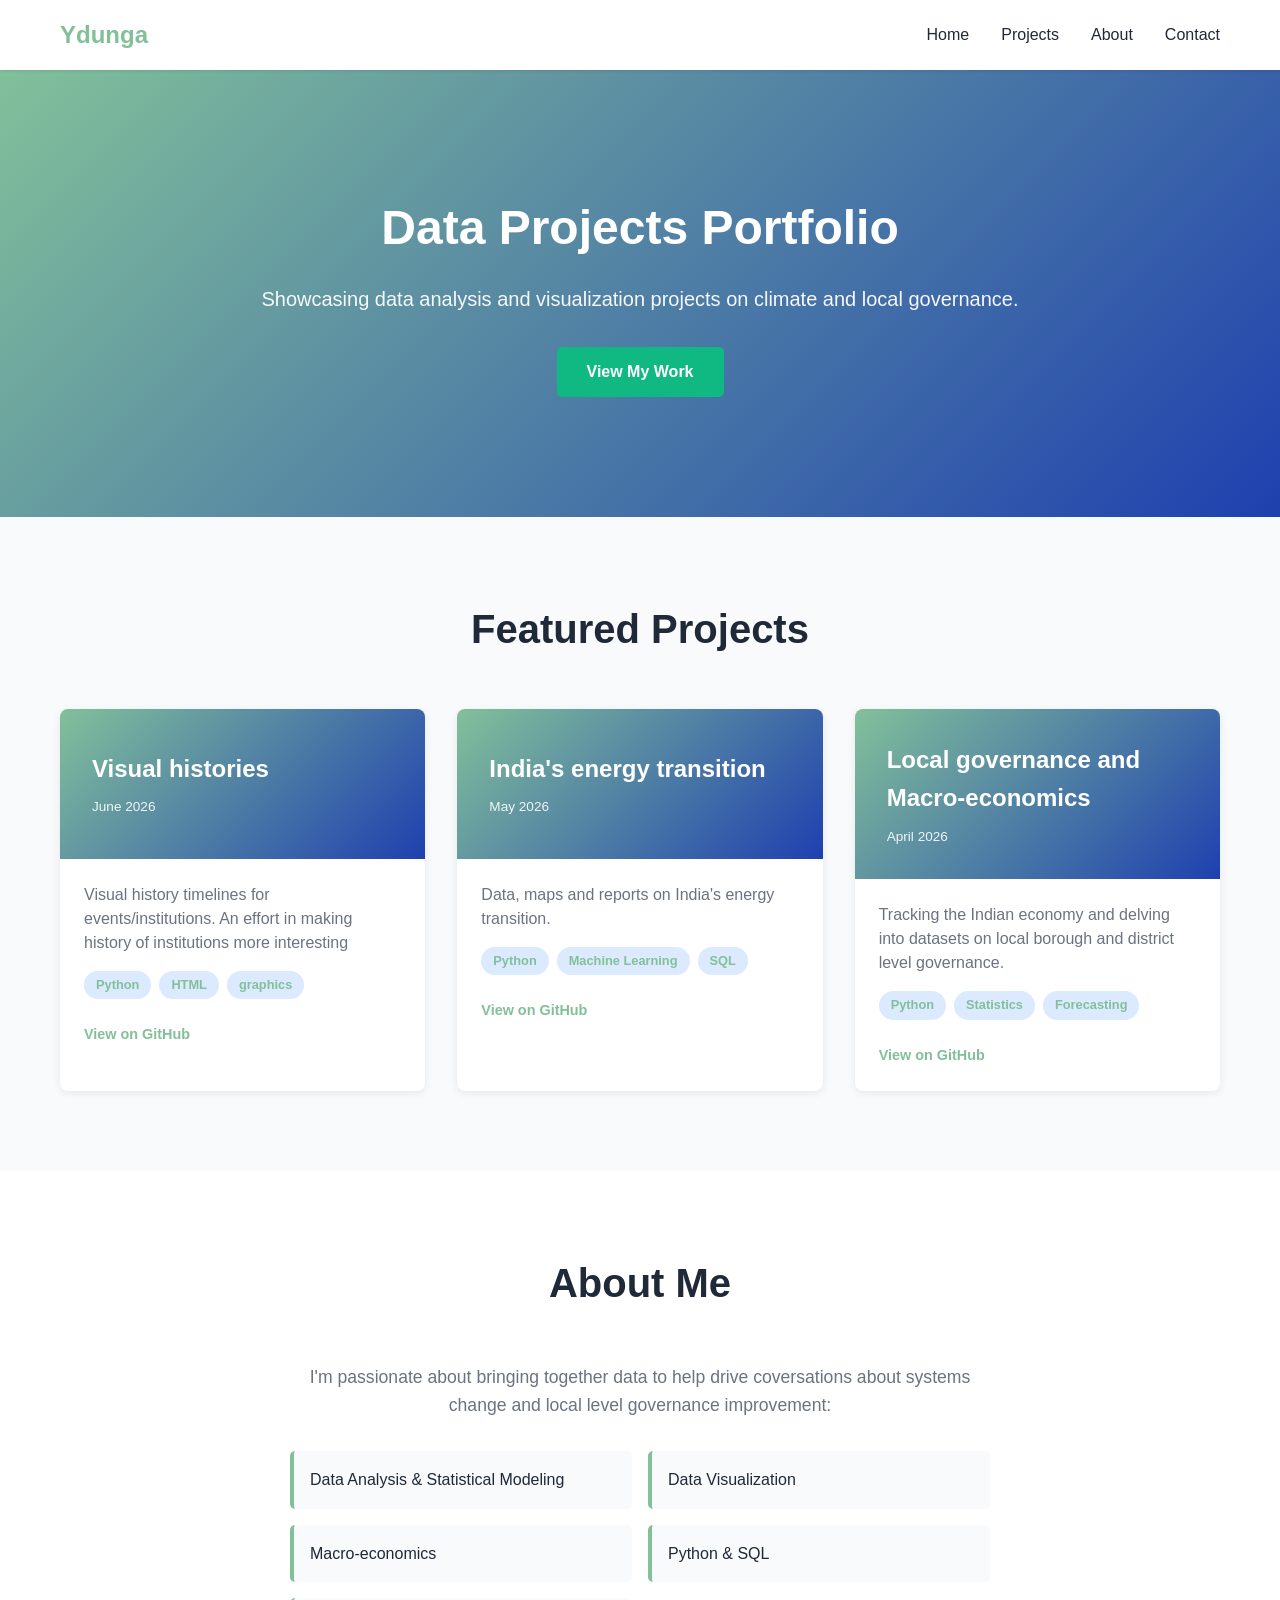
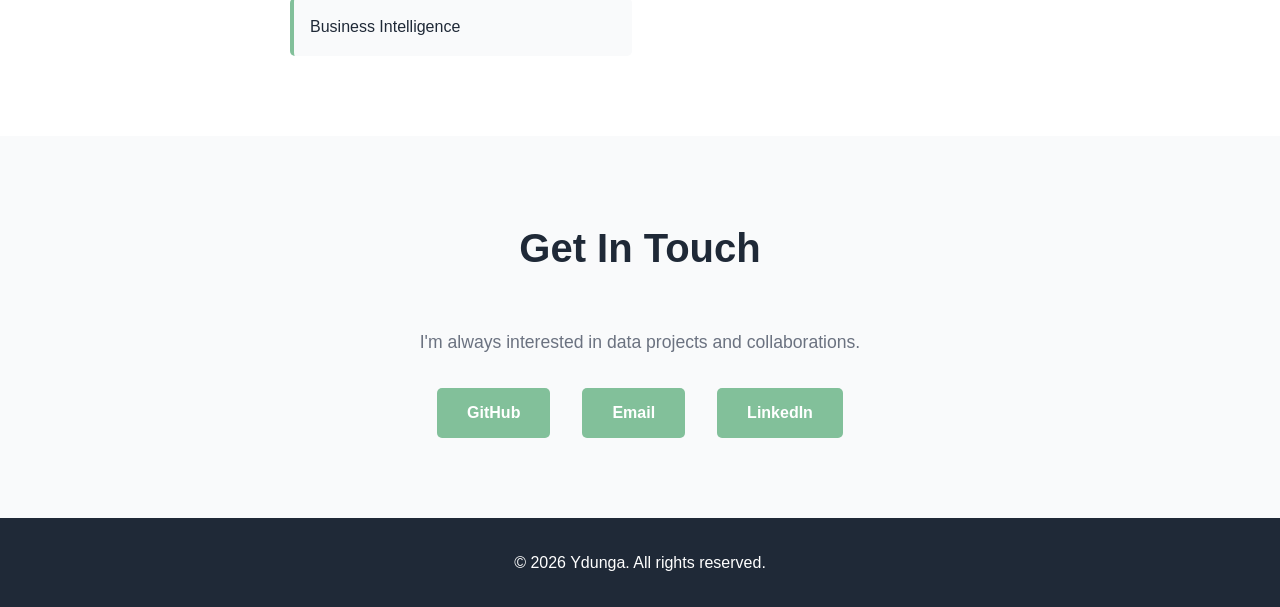
<file: index.html>
<!DOCTYPE html>
<html lang="en">
<head>
    <meta charset="UTF-8">
    <meta name="viewport" content="width=device-width, initial-scale=1.0">
    <title>Data Projects Portfolio | Ydunga</title>
    <link rel="stylesheet" href="styles.css">
</head>
<body>
    <nav class="navbar">
        <div class="container">
            <div class="logo">Ydunga</div>
            <ul class="nav-links">
                <li><a href="#home">Home</a></li>
                <li><a href="#projects">Projects</a></li>
                <li><a href="#about">About</a></li>
                <li><a href="#contact">Contact</a></li>
            </ul>
        </div>
    </nav>

    <section id="home" class="hero">
        <div class="container">
            <div class="hero-content">
                <h1>Data Projects Portfolio</h1>
                <p>Showcasing data analysis and visualization projects on climate and local governance. </p>
                <a href="#projects" class="cta-button">View My Work</a>
            </div>
        </div>
    </section>

    <section id="projects" class="projects">
        <div class="container">
            <h2>Featured Projects</h2>
            <div class="projects-grid" id="projects-grid">
                <!-- Projects will be loaded here by JavaScript -->
                <div class="loading">Loading projects...</div>
            </div>
        </div>
    </section>

    <section id="about" class="about">
        <div class="container">
            <h2>About Me</h2>
            <div class="about-content">
                <p>I'm passionate about bringing together data to help drive coversations about systems change and local level governance improvement:</p>
                <ul class="skills-list">
                    <li>Data Analysis & Statistical Modeling</li>
                    <li>Data Visualization</li>
                    <li>Macro-economics</li>
                    <li>Python & SQL</li>
                    <li>Business Intelligence</li>
                </ul>
            </div>
        </div>
    </section>

    <section id="contact" class="contact">
        <div class="container">
            <h2>Get In Touch</h2>
            <div class="contact-content">
                <p>I'm always interested in data projects and collaborations.</p>
                <div class="contact-links">
                    <a href="https://github.com/ydunga" target="_blank" class="contact-link">GitHub</a>
                    <a href="mailto:your-email@example.com" class="contact-link">Email</a>
                    <a href="https://linkedin.com/in/ydunga" target="_blank" class="contact-link">LinkedIn</a>
                </div>
            </div>
        </div>
    </section>

    <footer>
        <div class="container">
            <p>&copy; 2026 Ydunga. All rights reserved.</p>
        </div>
    </footer>

    <script src="script.js"></script>
</body>
</html>
</file>
<file: styles.css>
* {
    margin: 0;
    padding: 0;
    box-sizing: border-box;
}

:root {
    --primary-color: #82C09A;
    --secondary-color: #1e40af;
    --text-color: #1f2937;
    --light-text: #6b7280;
    --bg-color: #f9fafb;
    --card-bg: #ffffff;
    --border-color: #e5e7eb;
    --accent-color: #10b981;
}

body {
    font-family: -apple-system, BlinkMacSystemFont, 'Segoe UI', Roboto, Oxygen, Ubuntu, Cantarell, sans-serif;
    line-height: 1.6;
    color: var(--text-color);
    background-color: var(--bg-color);
}

.container {
    max-width: 1200px;
    margin: 0 auto;
    padding: 0 20px;
}

/* Navbar */
.navbar {
    background-color: var(--card-bg);
    box-shadow: 0 1px 3px rgba(0, 0, 0, 0.1);
    position: sticky;
    top: 0;
    z-index: 100;
}

.navbar .container {
    display: flex;
    justify-content: space-between;
    align-items: center;
    padding: 1rem 20px;
}

.logo {
    font-size: 1.5rem;
    font-weight: 700;
    color: var(--primary-color);
}

.nav-links {
    display: flex;
    list-style: none;
    gap: 2rem;
}

.nav-links a {
    text-decoration: none;
    color: var(--text-color);
    transition: color 0.3s ease;
}

.nav-links a:hover {
    color: var(--primary-color);
}

/* Hero Section */
.hero {
    background: linear-gradient(135deg, var(--primary-color), var(--secondary-color));
    color: white;
    padding: 120px 20px;
    text-align: center;
}

.hero-content h1 {
    font-size: 3rem;
    margin-bottom: 1rem;
    font-weight: 800;
}

.hero-content p {
    font-size: 1.25rem;
    margin-bottom: 2rem;
    opacity: 0.95;
}

.cta-button {
    display: inline-block;
    background-color: var(--accent-color);
    color: white;
    padding: 12px 30px;
    border-radius: 5px;
    text-decoration: none;
    font-weight: 600;
    transition: background-color 0.3s ease, transform 0.2s ease;
}

.cta-button:hover {
    background-color: #059669;
    transform: translateY(-2px);
}

/* Projects Section */
.projects {
    padding: 80px 20px;
    background-color: var(--bg-color);
}

.projects h2,
.about h2,
.contact h2 {
    font-size: 2.5rem;
    margin-bottom: 3rem;
    text-align: center;
    color: var(--text-color);
}

.projects-grid {
    display: grid;
    grid-template-columns: repeat(auto-fill, minmax(320px, 1fr));
    gap: 2rem;
}

.project-card {
    background: var(--card-bg);
    border-radius: 8px;
    overflow: hidden;
    box-shadow: 0 2px 8px rgba(0, 0, 0, 0.08);
    transition: transform 0.3s ease, box-shadow 0.3s ease;
}

.project-card:hover {
    transform: translateY(-5px);
    box-shadow: 0 8px 16px rgba(0, 0, 0, 0.15);
}

.project-header {
    background: linear-gradient(135deg, var(--primary-color), var(--secondary-color));
    color: white;
    padding: 2rem;
    min-height: 150px;
    display: flex;
    flex-direction: column;
    justify-content: center;
}

.project-title {
    font-size: 1.5rem;
    margin-bottom: 0.5rem;
    font-weight: 700;
}

.project-date {
    font-size: 0.85rem;
    opacity: 0.9;
}

.project-content {
    padding: 1.5rem;
}

.project-description {
    color: var(--light-text);
    margin-bottom: 1rem;
    line-height: 1.5;
}

.project-tags {
    display: flex;
    flex-wrap: wrap;
    gap: 0.5rem;
    margin-bottom: 1.5rem;
}

.tag {
    background-color: #dbeafe;
    color: var(--primary-color);
    padding: 0.25rem 0.75rem;
    border-radius: 20px;
    font-size: 0.8rem;
    font-weight: 600;
}

.project-links {
    display: flex;
    gap: 1rem;
}

.project-link {
    display: inline-block;
    color: var(--primary-color);
    text-decoration: none;
    font-weight: 600;
    font-size: 0.9rem;
    transition: color 0.3s ease;
}

.project-link:hover {
    color: var(--secondary-color);
}

.loading {
    text-align: center;
    color: var(--light-text);
    padding: 2rem;
}

/* About Section */
.about {
    padding: 80px 20px;
    background-color: var(--card-bg);
}

.about-content {
    max-width: 700px;
    margin: 0 auto;
    text-align: center;
}

.about-content p {
    font-size: 1.1rem;
    margin-bottom: 2rem;
    color: var(--light-text);
}

.skills-list {
    display: grid;
    grid-template-columns: repeat(auto-fit, minmax(250px, 1fr));
    gap: 1rem;
    list-style: none;
    text-align: left;
}

.skills-list li {
    padding: 1rem;
    background-color: var(--bg-color);
    border-radius: 5px;
    border-left: 4px solid var(--primary-color);
    font-weight: 500;
}

/* Contact Section */
.contact {
    padding: 80px 20px;
    background-color: var(--bg-color);
    text-align: center;
}

.contact-content {
    max-width: 600px;
    margin: 0 auto;
}

.contact-content p {
    font-size: 1.1rem;
    color: var(--light-text);
    margin-bottom: 2rem;
}

.contact-links {
    display: flex;
    justify-content: center;
    gap: 2rem;
    flex-wrap: wrap;
}

.contact-link {
    display: inline-block;
    padding: 12px 30px;
    background-color: var(--primary-color);
    color: white;
    text-decoration: none;
    border-radius: 5px;
    font-weight: 600;
    transition: background-color 0.3s ease, transform 0.2s ease;
}

.contact-link:hover {
    background-color: var(--secondary-color);
    transform: translateY(-2px);
}

/* Footer */
footer {
    background-color: var(--text-color);
    color: white;
    text-align: center;
    padding: 2rem;
}

/* Responsive Design */
@media (max-width: 768px) {
    .hero-content h1 {
        font-size: 2rem;
    }

    .hero-content p {
        font-size: 1rem;
    }

    .nav-links {
        gap: 1rem;
    }

    .projects-grid {
        grid-template-columns: 1fr;
    }

    .nav-links {
        flex-direction: column;
        gap: 0.5rem;
    }

    .projects h2,
    .about h2,
    .contact h2 {
        font-size: 2rem;
    }
}
</file>
